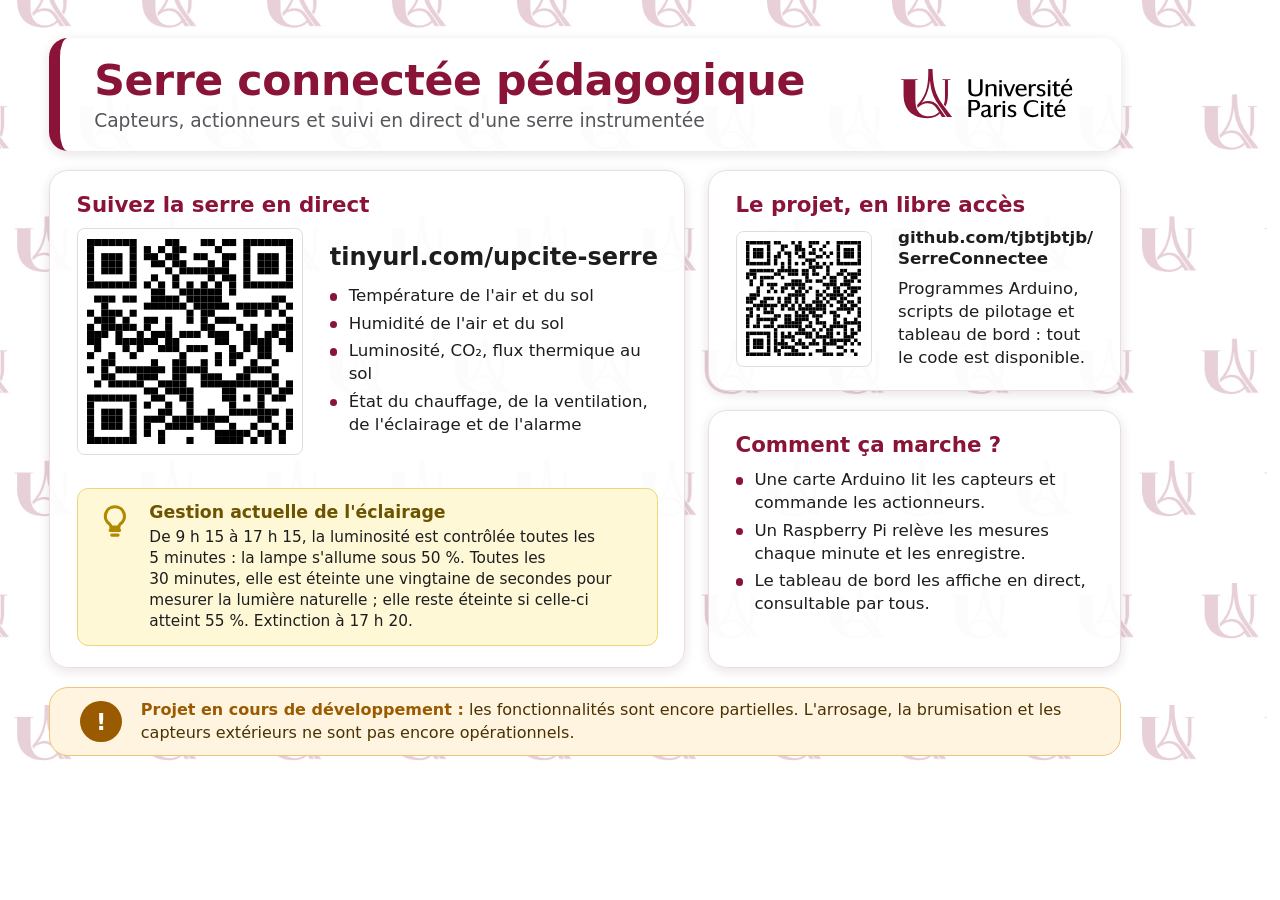
<file: Affiche/affiche.html>
<!doctype html>
<html lang="fr">
<head>
<meta charset="utf-8">
<title>Serre connectée pédagogique</title>
<style>
  @page { size: A4 landscape; margin: 0; }
  :root {
    --upc: #8a1438;
    --ink: #1d1d1f;
    --muted: #55565a;
    --card: rgba(255, 255, 255, 0.93);
    --warn-bg: #fff4e0;
    --warn: #9a5b00;
  }
  * { box-sizing: border-box; margin: 0; padding: 0; }
  html, body { width: 297mm; height: 210mm; }
  body {
    font-family: "Lato", "DejaVu Sans", sans-serif;
    color: var(--ink);
    background: #fff url("fond.jpg") center / cover no-repeat;
    -webkit-print-color-adjust: exact; print-color-adjust: exact;
    position: relative; overflow: hidden;
  }
  .page { position: absolute; inset: 10mm 13mm; display: grid;
          grid-template-rows: auto minmax(0, 1fr) auto; gap: 5mm; }

  header { display: flex; align-items: center; justify-content: space-between;
           background: var(--card); border-radius: 5mm; padding: 5mm 9mm;
           border-left: 3mm solid var(--upc); box-shadow: 0 0.8mm 3mm rgba(60, 20, 35, 0.12); }
  h1 { font-weight: 900; font-size: 32pt; line-height: 1.05; color: var(--upc); letter-spacing: -0.3pt; }
  .tagline { font-size: 14pt; color: var(--muted); margin-top: 2mm; }
  header img { height: 20mm; }

  .cols { display: grid; grid-template-columns: 1.3fr 1fr; gap: 6mm; min-height: 0; }
  .card { background: var(--card); border-radius: 5mm; padding: 5.5mm 7mm; display: flex; flex-direction: column;
          border: 0.3mm solid #eadde2; box-shadow: 0 0.8mm 3mm rgba(60, 20, 35, 0.12); }
  h2 { font-weight: 900; font-size: 16pt; color: var(--upc); margin-bottom: 3mm; }
  p, li { font-size: 12.5pt; line-height: 1.38; }
  ul { list-style: none; }
  li { padding-left: 5mm; position: relative; margin-bottom: 1.2mm; }
  li::before { content: ""; position: absolute; left: 0; top: 2.4mm; width: 2mm; height: 2mm;
               border-radius: 50%; background: var(--upc); }

  .qr-row { display: flex; gap: 7mm; align-items: center; }
  .qr { flex: none; width: 60mm; height: 60mm; padding: 2.5mm; background: #fff; border-radius: 2mm;
        border: 0.4mm solid #ddd; }
  .qr img { width: 100%; height: 100%; display: block; }
  .qr.small { width: 36mm; height: 36mm; }
  .url { font-weight: 900; font-size: 16pt; color: var(--ink); margin: 0 0 3.5mm; white-space: nowrap; font-size: 18pt; }
  .url.small { font-size: 12.5pt; font-weight: 700; line-height: 1.25; white-space: normal; margin-bottom: 2mm; }

  .light { margin-top: auto; background: #fff8d6; border: 0.4mm solid #ecd57a; border-radius: 3mm;
           padding: 3.5mm 5mm; display: flex; gap: 4mm; align-items: flex-start; }
  .light svg { flex: none; width: 10mm; height: 10mm; }
  .light h3 { font-size: 13pt; font-weight: 900; margin-bottom: 1.2mm; color: #6b5300; }
  .light p { font-size: 11.5pt; line-height: 1.38; }

  .right { display: grid; grid-template-rows: auto 1fr; gap: 5mm; min-height: 0; }

  .warn { background: var(--warn-bg); border: 0.5mm solid #f0c27a; border-radius: 5mm;
          padding: 3mm 8mm; display: flex; gap: 5mm; align-items: center; }
  .warn .icon { flex: none; width: 11mm; height: 11mm; border-radius: 50%; background: var(--warn);
                color: #fff; font-weight: 900; font-size: 17pt; display: grid; place-items: center; }
  .warn p { font-size: 12pt; color: #4a3200; }
  .warn strong { color: var(--warn); }
</style>
</head>
<body>
<div class="page">

  <header>
    <div>
      <h1>Serre connectée pédagogique</h1>
      <div class="tagline">Capteurs, actionneurs et suivi en direct d'une serre instrumentée</div>
    </div>
    <img src="logo-upc.svg" alt="Université Paris Cité">
  </header>

  <div class="cols">
    <section class="card">
      <h2>Suivez la serre en direct</h2>
      <div class="qr-row">
        <div class="qr"><img src="qr-suivi.svg" alt="QR code vers le suivi en direct"></div>
        <div>
          <div class="url">tinyurl.com/upcite-serre</div>
          <ul>
            <li>Température de l'air et du sol</li>
            <li>Humidité de l'air et du sol</li>
            <li>Luminosité, CO₂, flux thermique au sol</li>
            <li>État du chauffage, de la ventilation, de l'éclairage et de l'alarme</li>
          </ul>
        </div>
      </div>
      <div class="light">
        <svg viewBox="0 0 24 24" fill="none" stroke="#b08900" stroke-width="2" stroke-linecap="round" aria-hidden="true">
          <path d="M9 18h6M10 21h4M12 3a6 6 0 0 0-3.5 10.9c.6.5 1 1.2 1 2V16h5v-.1c0-.8.4-1.5 1-2A6 6 0 0 0 12 3z"/></svg>
        <div>
        <h3>Gestion actuelle de l'éclairage</h3>
        <p>De 9&nbsp;h&nbsp;15 à 17&nbsp;h&nbsp;15, la luminosité est contrôlée toutes les 5&nbsp;minutes&nbsp;: la lampe s'allume
           sous 50&nbsp;%. Toutes les 30&nbsp;minutes, elle est éteinte une vingtaine de secondes pour mesurer
           la lumière naturelle&nbsp;; elle reste éteinte si celle-ci atteint 55&nbsp;%.
           Extinction à 17&nbsp;h&nbsp;20.</p>
        </div>
      </div>
    </section>

    <div class="right">
      <section class="card">
        <h2>Le projet, en libre accès</h2>
        <div class="qr-row">
          <div class="qr small"><img src="qr-github.svg" alt="QR code vers le dépôt GitHub"></div>
          <div>
            <div class="url small">github.com/tjbtjbtjb/<br>SerreConnectee</div>
            <p>Programmes Arduino, scripts de pilotage et tableau de bord&nbsp;: tout le code est
               disponible.</p>
          </div>
        </div>
      </section>
      <section class="card">
        <h2>Comment ça marche&nbsp;?</h2>
        <ul>
          <li>Une carte Arduino lit les capteurs et commande les actionneurs.</li>
          <li>Un Raspberry Pi relève les mesures chaque minute et les enregistre.</li>
          <li>Le tableau de bord les affiche en direct, consultable par tous.</li>
        </ul>
      </section>
    </div>
  </div>

  <div class="warn">
    <div class="icon">!</div>
    <p><strong>Projet en cours de développement&nbsp;:</strong> les fonctionnalités sont encore partielles.
       L'arrosage, la brumisation et les capteurs extérieurs ne sont pas encore opérationnels.</p>
  </div>

</div>
</body>
</html>
</file>
